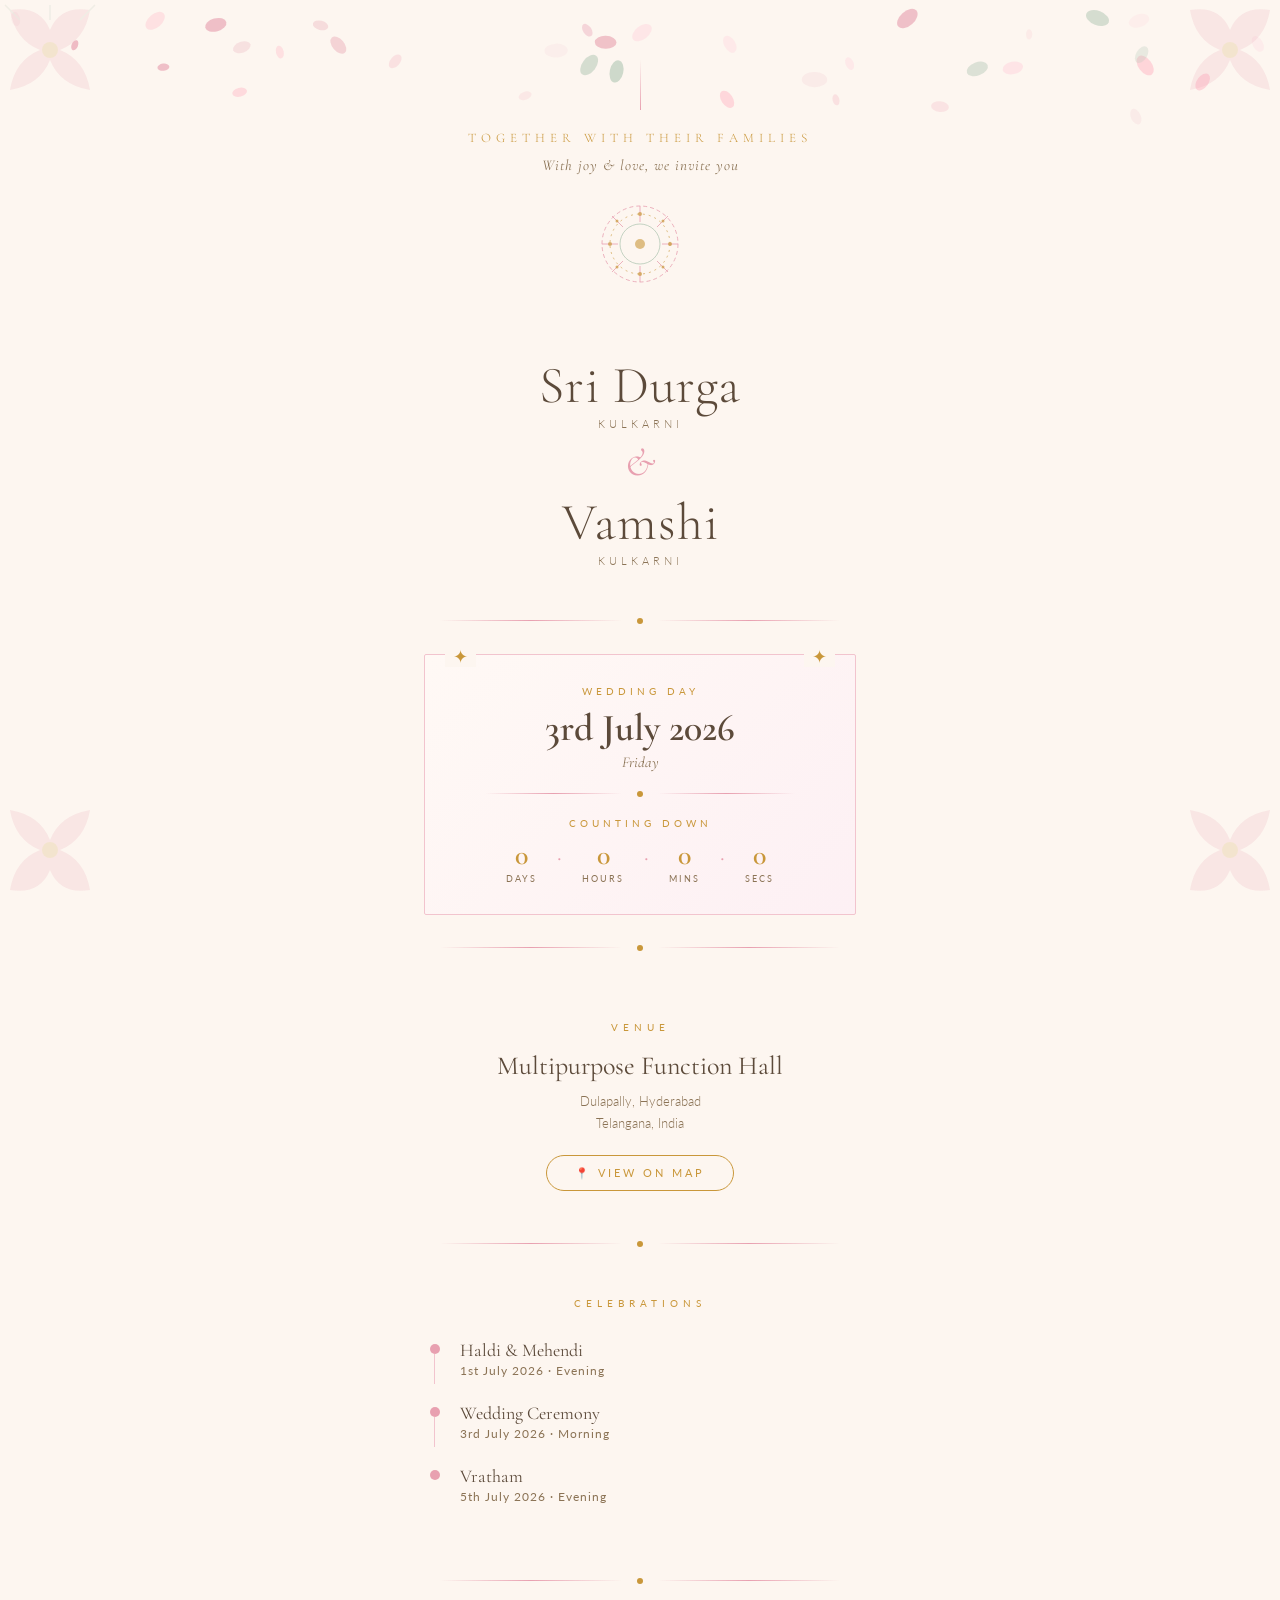
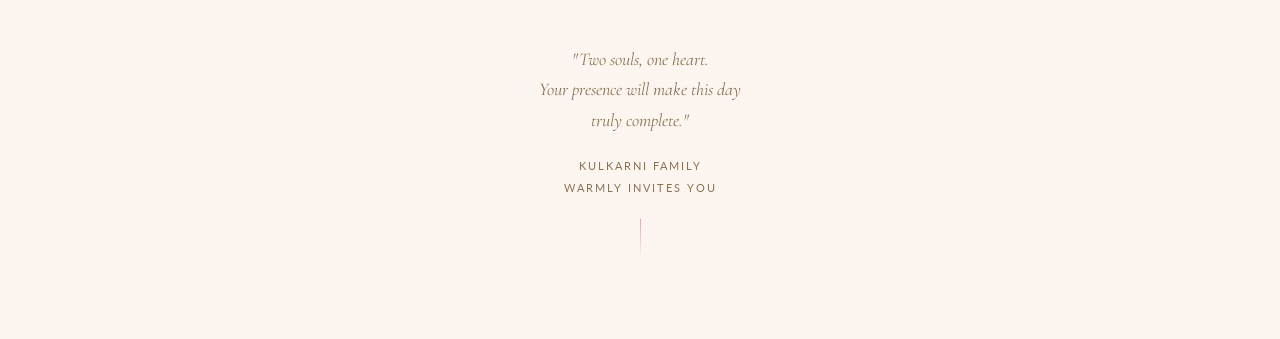
<file: SD-KV-Wedding-Invitation/index.html>
<!DOCTYPE html>
<html lang="en">
<head>
  <meta charset="UTF-8" />
  <meta name="viewport" content="width=device-width, initial-scale=1.0"/>
  <title>Sri Durga & Vamshi Wedding</title>
  <link href="https://fonts.googleapis.com/css2?family=Cormorant+Garamond:ital,wght@0,300;0,400;0,600;1,300;1,400&family=Lato:wght@300;400&display=swap" rel="stylesheet"/>
  <link rel="stylesheet" href="style.css">
</head>
<body>


<canvas id="petals-canvas"></canvas>

<!-- Corner decorations (SVG roses) -->
<svg class="corner-decoration corner-tl" viewBox="0 0 120 120" fill="none" xmlns="http://www.w3.org/2000/svg">
  <path d="M10,10 Q40,5 50,30 Q60,5 90,10 Q85,40 60,50 Q85,60 90,90 Q60,85 50,60 Q40,85 10,90 Q15,60 40,50 Q15,40 10,10Z" fill="#E8A0B0"/>
  <circle cx="50" cy="50" r="8" fill="#C9973A"/>
  <path d="M5,5 L20,20 M50,5 L50,20 M95,5 L80,20" stroke="#B5C9B7" stroke-width="1.5"/>
</svg>
<svg class="corner-decoration corner-tr" viewBox="0 0 120 120" fill="none">
  <path d="M10,10 Q40,5 50,30 Q60,5 90,10 Q85,40 60,50 Q85,60 90,90 Q60,85 50,60 Q40,85 10,90 Q15,60 40,50 Q15,40 10,10Z" fill="#E8A0B0"/>
  <circle cx="50" cy="50" r="8" fill="#C9973A"/>
</svg>
<svg class="corner-decoration corner-bl" viewBox="0 0 120 120" fill="none">
  <path d="M10,10 Q40,5 50,30 Q60,5 90,10 Q85,40 60,50 Q85,60 90,90 Q60,85 50,60 Q40,85 10,90 Q15,60 40,50 Q15,40 10,10Z" fill="#E8A0B0"/>
  <circle cx="50" cy="50" r="8" fill="#C9973A"/>
</svg>
<svg class="corner-decoration corner-br" viewBox="0 0 120 120" fill="none">
  <path d="M10,10 Q40,5 50,30 Q60,5 90,10 Q85,40 60,50 Q85,60 90,90 Q60,85 50,60 Q40,85 10,90 Q15,60 40,50 Q15,40 10,10Z" fill="#E8A0B0"/>
  <circle cx="50" cy="50" r="8" fill="#C9973A"/>
</svg>

<div class="invitation">

  <!-- HEADER -->
  <div class="header">
    <p class="together-text">Together with their families</p>
    <p class="love">With joy & love, we invite you</p>

    <!-- Mandala SVG -->
    <svg class="mandala" viewBox="0 0 80 80" fill="none" xmlns="http://www.w3.org/2000/svg">
      <circle cx="40" cy="40" r="38" stroke="#E8A0B0" stroke-width="0.8" stroke-dasharray="4 3"/>
      <circle cx="40" cy="40" r="30" stroke="#C9973A" stroke-width="0.6" stroke-dasharray="2 4"/>
      <circle cx="40" cy="40" r="20" stroke="#B5C9B7" stroke-width="0.8"/>
      <circle cx="40" cy="40" r="5" fill="#C9973A" opacity="0.6"/>
      <g stroke="#E8A0B0" stroke-width="0.8">
        <line x1="40" y1="2" x2="40" y2="18"/>
        <line x1="40" y1="62" x2="40" y2="78"/>
        <line x1="2" y1="40" x2="18" y2="40"/>
        <line x1="62" y1="40" x2="78" y2="40"/>
        <line x1="12" y1="12" x2="23" y2="23"/>
        <line x1="57" y1="57" x2="68" y2="68"/>
        <line x1="68" y1="12" x2="57" y2="23"/>
        <line x1="23" y1="57" x2="12" y2="68"/>
      </g>
      <g fill="#C9973A" opacity="0.7">
        <circle cx="40" cy="10" r="2"/>
        <circle cx="40" cy="70" r="2"/>
        <circle cx="10" cy="40" r="2"/>
        <circle cx="70" cy="40" r="2"/>
        <circle cx="17" cy="17" r="1.5"/>
        <circle cx="63" cy="17" r="1.5"/>
        <circle cx="17" cy="63" r="1.5"/>
        <circle cx="63" cy="63" r="1.5"/>
      </g>
    </svg>
  </div>

  <!-- NAMES -->
  <div class="names-block">
    <div class="bride-name">
      Sri Durga
      <span class="surname">Kulkarni</span>
    </div>
    <span class="ampersand">&</span>
    <div class="groom-name">
      Vamshi
      <span class="surname">Kulkarni</span>
    </div>
  </div>

  <!-- DIVIDER -->
  <div class="divider">
    <div class="divider-line"></div>
    <div class="divider-dot"></div>
    <div class="divider-line"></div>
  </div>

  <!-- DATE -->
  <div class="date-block">
    <p class="date-label">Wedding Day</p>
    <p class="date-main">3rd July 2026</p>
    <p class="date-day">Friday</p>

    <div class="divider" style="margin: 16px 0 20px;">
      <div class="divider-line"></div>
      <div class="divider-dot"></div>
      <div class="divider-line"></div>
    </div>

    <p class="date-label">Counting down</p>
    <div class="countdown">
      <div class="count-item">
        <span class="count-num" id="cd-days">--</span>
        <span class="count-label">Days</span>
      </div>
      <span class="count-sep">·</span>
      <div class="count-item">
        <span class="count-num" id="cd-hours">--</span>
        <span class="count-label">Hours</span>
      </div>
      <span class="count-sep">·</span>
      <div class="count-item">
        <span class="count-num" id="cd-mins">--</span>
        <span class="count-label">Mins</span>
      </div>
      <span class="count-sep">·</span>
      <div class="count-item">
        <span class="count-num" id="cd-secs">--</span>
        <span class="count-label">Secs</span>
      </div>
    </div>
  </div>

  <!-- DIVIDER -->
  <div class="divider" style="margin-top: 30px;">
    <div class="divider-line"></div>
    <div class="divider-dot"></div>
    <div class="divider-line"></div>
  </div>

  <!-- VENUE -->
  <div class="venue-block">
    <p class="section-eyebrow">Venue</p>
    <p class="venue-name">Multipurpose Function Hall</p>
    <p class="venue-address">
      Dulapally, Hyderabad<br>
      Telangana, India
    </p>
    <a class="map-btn" href="https://maps.app.goo.gl/vissu8fkiHokGjV5A" target="_blank">
      📍 View on Map
    </a>
  </div>

  <!-- DIVIDER -->
  <div class="divider">
    <div class="divider-line"></div>
    <div class="divider-dot"></div>
    <div class="divider-line"></div>
  </div>

  <!-- EVENTS -->
  <div class="events-section">
    <p class="section-eyebrow">Celebrations</p>

    <div class="event-item">
      <div class="event-dot"></div>
      <div>
        <span class="event-name">Haldi & Mehendi</span>
        <span class="event-time">1st July 2026 · Evening</span>
      </div>
    </div>

    <div class="event-item">
      <div class="event-dot"></div>
      <div>
        <span class="event-name">Wedding Ceremony</span>
        <span class="event-time">3rd July 2026 · Morning</span>
      </div>
    </div>

    <div class="event-item">
      <div class="event-dot"></div>
      <div>
        <span class="event-name">Vratham</span>
        <span class="event-time">5th July 2026 · Evening</span>
      </div>
    </div>
  </div>

  <!-- DIVIDER -->
  <div class="divider">
    <div class="divider-line"></div>
    <div class="divider-dot"></div>
    <div class="divider-line"></div>
  </div>

  <!-- FOOTER -->
  <div class="footer">
    <p class="footer-msg">
      "Two souls, one heart.<br>
      Your presence will make this day<br>
      truly complete."
    </p>
    <p class="footer-families">
      Kulkarni Family<br>
      Warmly invites you
    </p>
  </div>

</div>
<script src="script.js"></script>
</body>
</html>
</file>
<file: SD-KV-Wedding-Invitation/style.css>
*, *::before, *::after { margin: 0; padding: 0; box-sizing: border-box; }

    :root {
      --ivory: #FDF6F0;
      --blush: #F2C4CE;
      --blush-dark: #E8A0B0;
      --sage: #B5C9B7;
      --gold: #C9973A;
      --gold-light: #E8C97A;
      --text: #5C4A3A;
      --text-light: #8B7355;
    }

    html { scroll-behavior: smooth; }

    body {
      background-color: var(--ivory);
      font-family: 'Lato', sans-serif;
      color: var(--text);
      overflow-x: hidden;
      min-height: 100vh;
    }

    /* PETALS CANVAS */
    #petals-canvas {
      position: fixed;
      top: 0; left: 0;
      width: 100%; height: 100%;
      pointer-events: none;
      z-index: 0;
    }

    #bg-photo {
      position: fixed;
      top: 0;
      left: 0;
      width: 100%;
      height: 100%;
      object-fit: cover;
      opacity: 0.15;        /* change this value */
      z-index: 0;
      pointer-events: none;
    }

    /* MAIN WRAPPER */
    .invitation {
      position: relative;
      z-index: 1;
      max-width: 480px;
      margin: 0 auto;
      padding: 0 0 60px;
    }

    /* HEADER BLOOM */
    .header {
      text-align: center;
      padding: 60px 30px 40px;
      position: relative;
    }

    .header::before {
      content: '';
      display: block;
      width: 1px;
      height: 50px;
      background: linear-gradient(to bottom, transparent, var(--blush-dark));
      margin: 0 auto 20px;
    }

    .together-text {
      font-family: 'Cormorant Garamond', serif;
      font-size: 13px;
      font-weight: 300;
      letter-spacing: 5px;
      text-transform: uppercase;
      color: var(--gold);
      margin-bottom: 10px;
    }

    .love {
      font-family: 'Cormorant Garamond', serif;
      font-size: 15px;
      font-style: italic;
      color: var(--text-light);
      margin-bottom: 30px;
      letter-spacing: 1px;
    }

    /* MANDALA DIVIDER */
    .mandala {
      width: 80px;
      height: 80px;
      margin: 0 auto 30px;
      animation: spin-slow 20s linear infinite;
    }

    @keyframes spin-slow {
      from { transform: rotate(0deg); }
      to { transform: rotate(360deg); }
    }

    /* NAMES */
    .names-block {
      text-align: center;
      padding: 0 20px 40px;
    }

    .bride-name, .groom-name {
      font-family: 'Cormorant Garamond', serif;
      font-size: clamp(36px, 9vw, 52px);
      font-weight: 300;
      line-height: 1.1;
      letter-spacing: 1px;
      color: var(--text);
      animation: fadeUp 1s ease forwards;
      opacity: 0;
    }

    .bride-name { animation-delay: 0.3s; }
    .groom-name { animation-delay: 0.6s; }

    @keyframes fadeUp {
      from { opacity: 0; transform: translateY(20px); }
      to { opacity: 1; transform: translateY(0); }
    }

    .ampersand {
      font-family: 'Cormorant Garamond', serif;
      font-size: clamp(28px, 7vw, 40px);
      font-style: italic;
      color: var(--blush-dark);
      display: block;
      margin: 8px 0;
      animation: fadeUp 1s ease 0.5s forwards;
      opacity: 0;
    }

    .surname {
      font-family: 'Lato', sans-serif;
      font-size: 11px;
      letter-spacing: 4px;
      text-transform: uppercase;
      color: var(--text-light);
      display: block;
      margin-top: 4px;
    }

    /* THIN DIVIDER */
    .divider {
      display: flex;
      align-items: center;
      gap: 15px;
      padding: 0 40px;
      margin: 10px 0 30px;
    }

    .divider-line {
      flex: 1;
      height: 1px;
      background: linear-gradient(to right, transparent, var(--blush-dark), transparent);
    }

    .divider-dot {
      width: 6px; height: 6px;
      border-radius: 50%;
      background: var(--gold);
    }

    /* DATE BLOCK */
    .date-block {
      text-align: center;
      padding: 30px 20px;
      background: linear-gradient(135deg, #fff9f5, #fdf0f4);
      margin: 0 24px;
      border-radius: 2px;
      border: 1px solid var(--blush);
      position: relative;
      animation: fadeUp 1s ease 0.9s forwards;
      opacity: 0;
    }

    .date-block::before, .date-block::after {
      content: '✦';
      position: absolute;
      top: -10px;
      font-size: 18px;
      color: var(--gold);
      background: var(--ivory);
      padding: 0 8px;
    }
    .date-block::before { left: 20px; }
    .date-block::after { right: 20px; }

    .date-label {
      font-size: 10px;
      letter-spacing: 4px;
      text-transform: uppercase;
      color: var(--gold);
      margin-bottom: 12px;
    }

    .date-main {
      font-family: 'Cormorant Garamond', serif;
      font-size: clamp(28px, 7vw, 38px);
      font-weight: 600;
      color: var(--text);
      line-height: 1;
      margin-bottom: 6px;
    }

    .date-day {
      font-family: 'Cormorant Garamond', serif;
      font-size: 15px;
      font-style: italic;
      color: var(--text-light);
      margin-bottom: 20px;
    }

    /* COUNTDOWN */
    .countdown {
      display: flex;
      justify-content: center;
      gap: 20px;
      margin-top: 10px;
    }

    .count-item {
      text-align: center;
    }

    .count-num {
      font-family: 'Cormorant Garamond', serif;
      font-size: 28px;
      font-weight: 600;
      color: var(--gold);
      display: block;
      line-height: 1;
    }

    .count-label {
      font-size: 9px;
      letter-spacing: 2px;
      text-transform: uppercase;
      color: var(--text-light);
      display: block;
      margin-top: 4px;
    }

    .count-sep {
      font-family: 'Cormorant Garamond', serif;
      font-size: 24px;
      color: var(--blush-dark);
      align-self: center;
      padding-bottom: 12px;
    }

    /* VENUE BLOCK */
    .venue-block {
      text-align: center;
      padding: 40px 30px;
      animation: fadeUp 1s ease 1.1s forwards;
      opacity: 0;
    }

    .section-eyebrow {
      font-size: 10px;
      letter-spacing: 5px;
      text-transform: uppercase;
      color: var(--gold);
      margin-bottom: 16px;
    }

    .venue-name {
      font-family: 'Cormorant Garamond', serif;
      font-size: clamp(20px, 5vw, 26px);
      font-weight: 400;
      color: var(--text);
      margin-bottom: 8px;
      line-height: 1.3;
    }

    .venue-address {
      font-size: 13px;
      color: var(--text-light);
      line-height: 1.7;
      font-weight: 300;
    }

    .map-btn {
      display: inline-block;
      margin-top: 20px;
      padding: 10px 28px;
      border: 1px solid var(--gold);
      border-radius: 30px;
      font-size: 11px;
      letter-spacing: 3px;
      text-transform: uppercase;
      color: var(--gold);
      text-decoration: none;
      transition: all 0.3s ease;
    }

    .map-btn:hover {
      background: var(--gold);
      color: white;
    }

    /* EVENTS TIMELINE */
    .events-section {
      padding: 20px 30px 40px;
      animation: fadeUp 1s ease 1.3s forwards;
      opacity: 0;
    }

    .events-section .section-eyebrow {
      text-align: center;
      margin-bottom: 30px;
    }

    .event-item {
      display: flex;
      gap: 20px;
      margin-bottom: 24px;
      align-items: flex-start;
    }

    .event-dot {
      width: 10px; height: 10px;
      border-radius: 50%;
      background: var(--blush-dark);
      margin-top: 5px;
      flex-shrink: 0;
      position: relative;
    }

    .event-dot::after {
      content: '';
      position: absolute;
      top: 10px; left: 4px;
      width: 1px; height: 30px;
      background: var(--blush);
    }

    .event-item:last-child .event-dot::after { display: none; }

    .event-name {
      font-family: 'Cormorant Garamond', serif;
      font-size: 18px;
      font-weight: 400;
      color: var(--text);
      display: block;
    }

    .event-time {
      font-size: 12px;
      color: var(--text-light);
      letter-spacing: 1px;
      display: block;
      margin-top: 2px;
    }

    /* FOOTER */
    .footer {
      text-align: center;
      padding: 30px 20px 20px;
      animation: fadeUp 1s ease 1.5s forwards;
      opacity: 0;
    }

    .footer-msg {
      font-family: 'Cormorant Garamond', serif;
      font-size: 18px;
      font-style: italic;
      color: var(--text-light);
      line-height: 1.7;
      margin-bottom: 20px;
    }

    .footer-families {
      font-size: 11px;
      letter-spacing: 2px;
      text-transform: uppercase;
      color: var(--text-light);
      line-height: 2;
    }

    .footer::after {
      content: '';
      display: block;
      width: 1px;
      height: 40px;
      background: linear-gradient(to bottom, var(--blush-dark), transparent);
      margin: 20px auto 0;
    }

    /* FLORAL CORNERS — pure CSS */
    .corner-decoration {
      position: fixed;
      width: 120px; height: 120px;
      opacity: 0.18;
      pointer-events: none;
      z-index: 0;
    }
    .corner-tl { top: 0; left: 0; }
    .corner-tr { top: 0; right: 0; transform: scaleX(-1); }
    .corner-bl { bottom: 0; left: 0; transform: scaleY(-1); }
    .corner-br { bottom: 0; right: 0; transform: scale(-1); }
</file>
